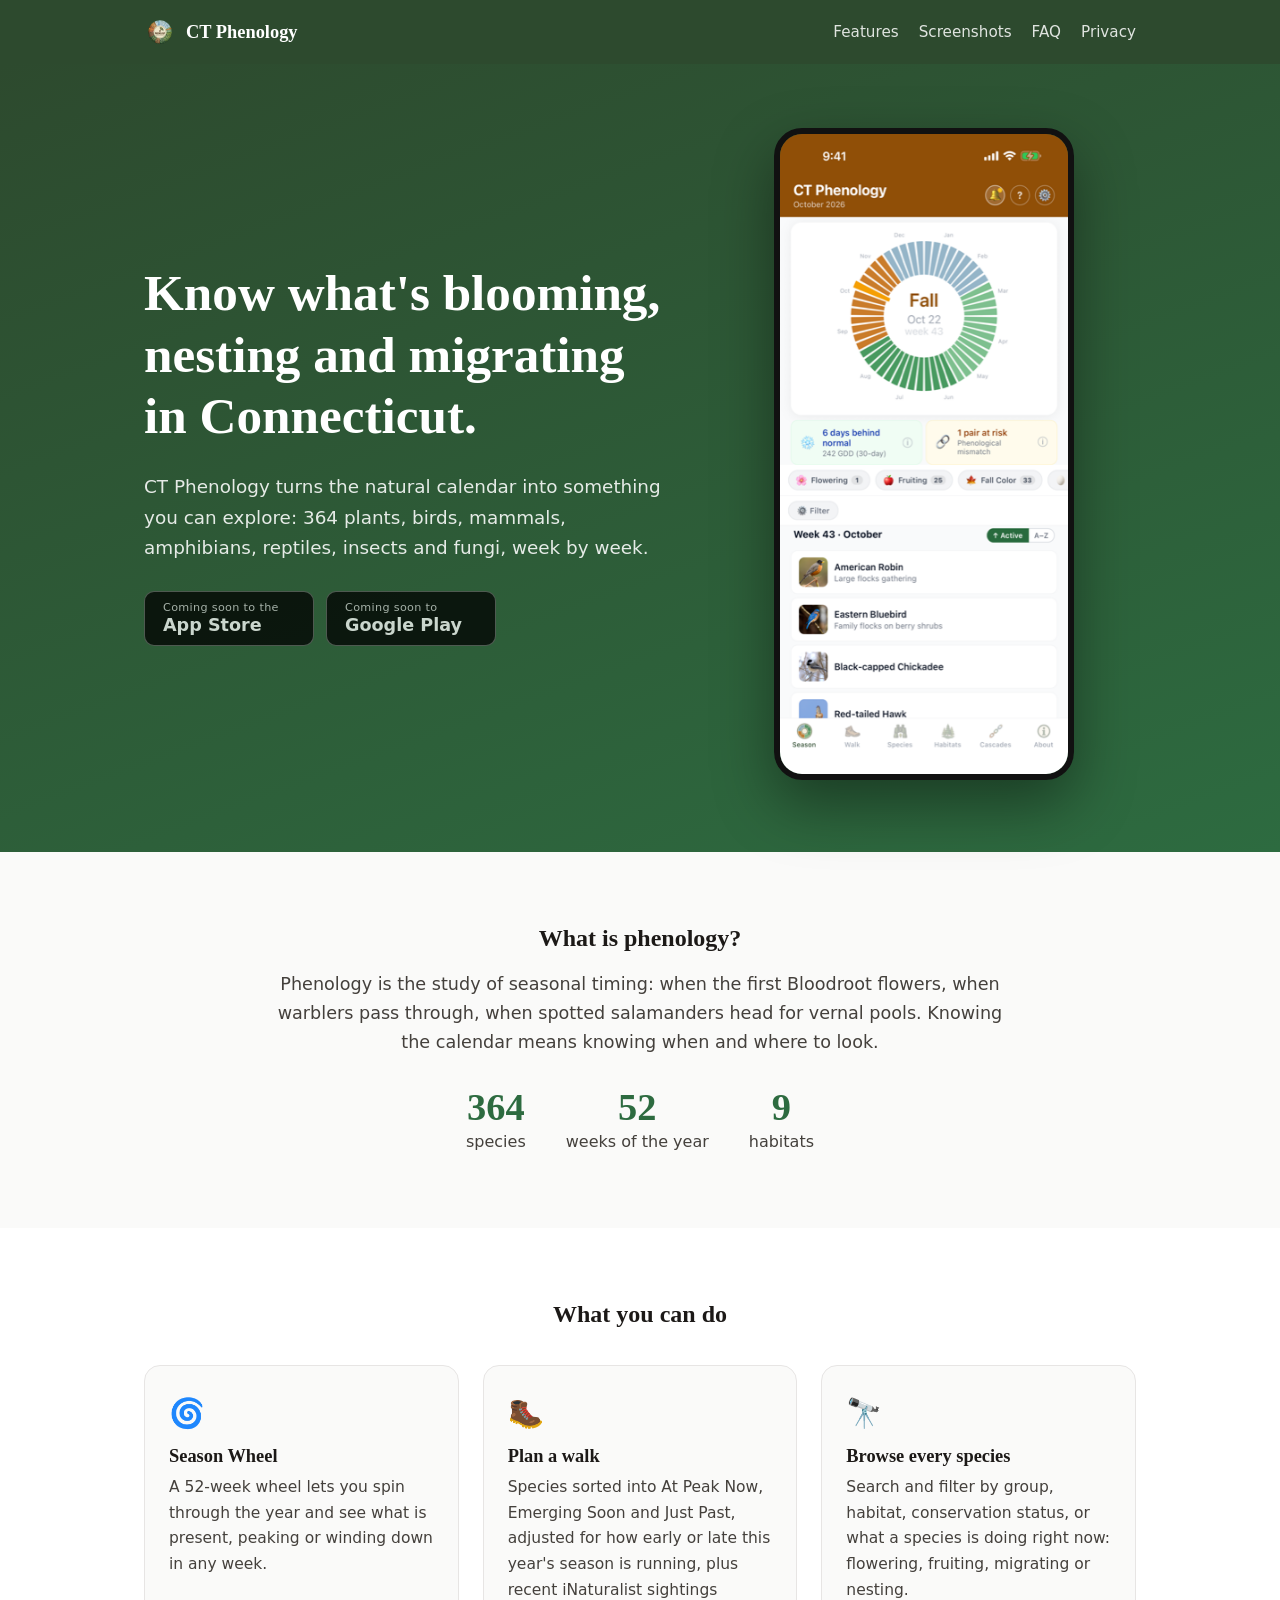
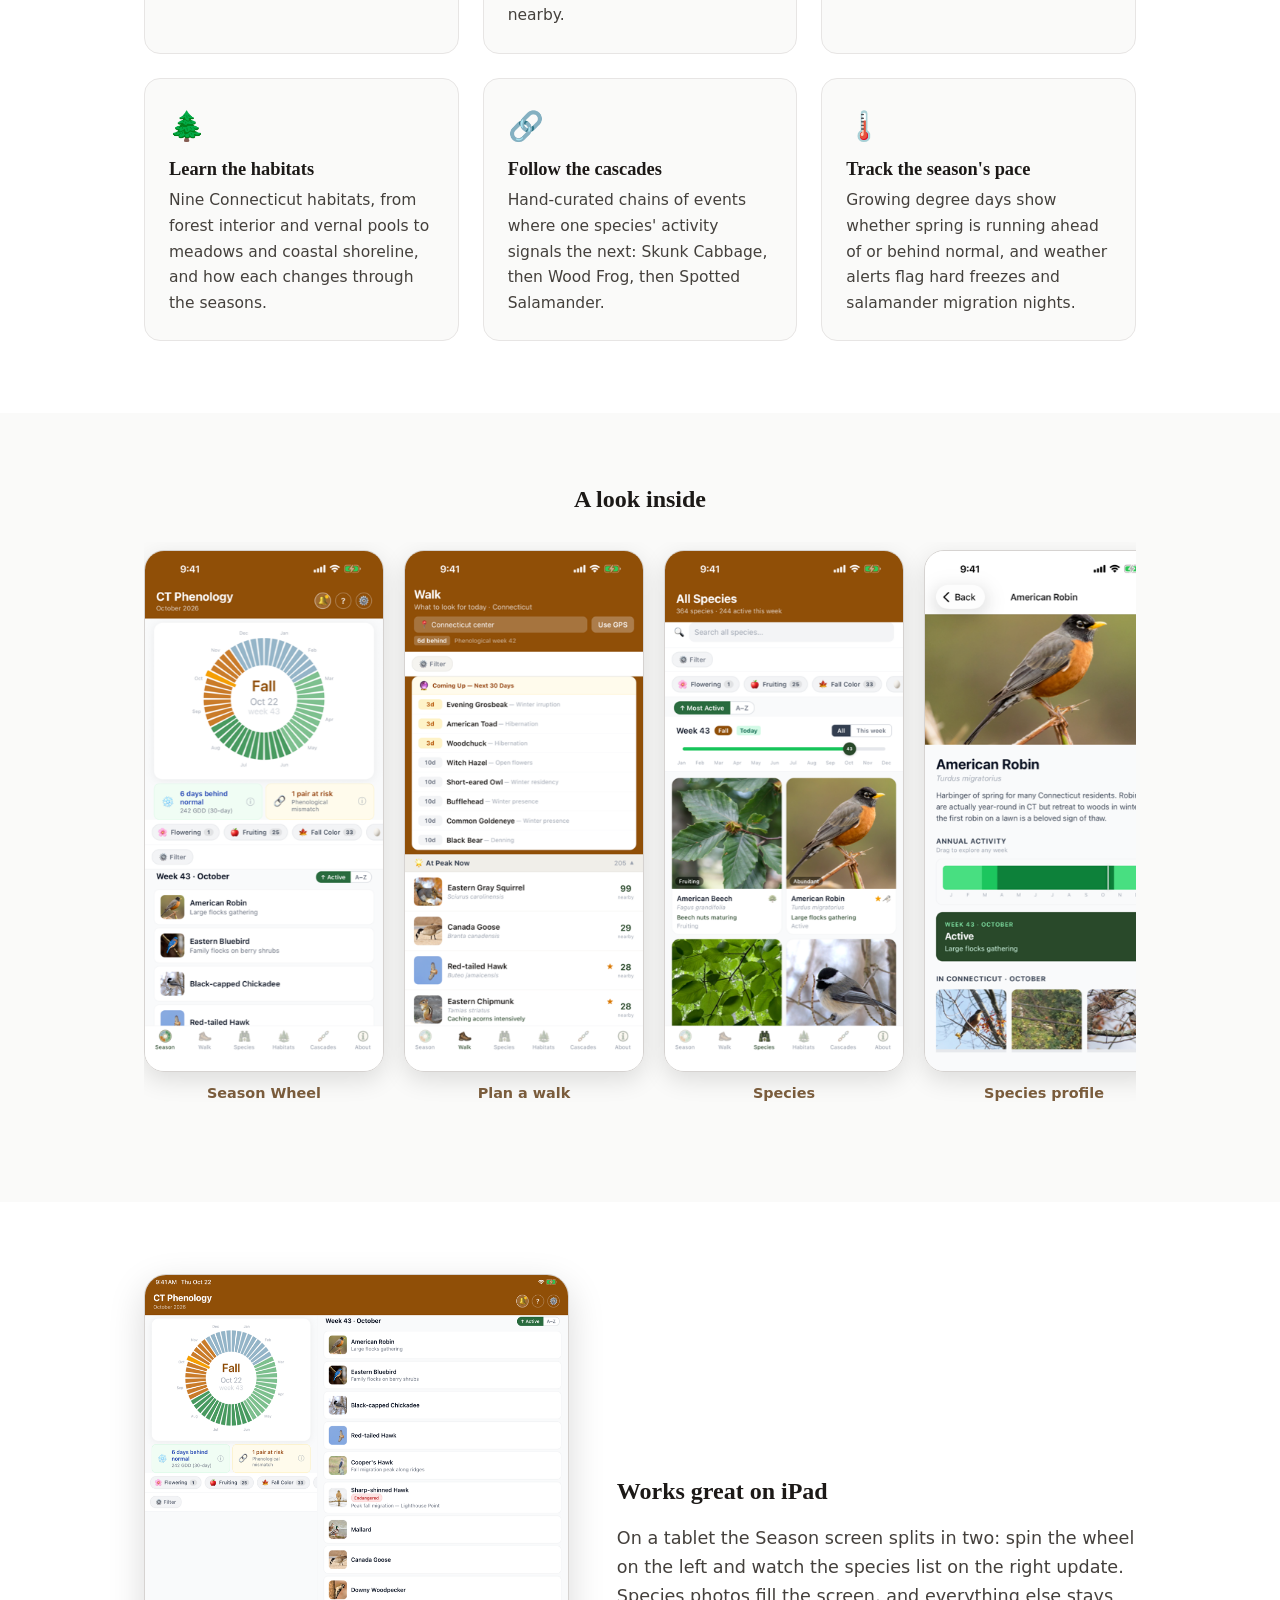
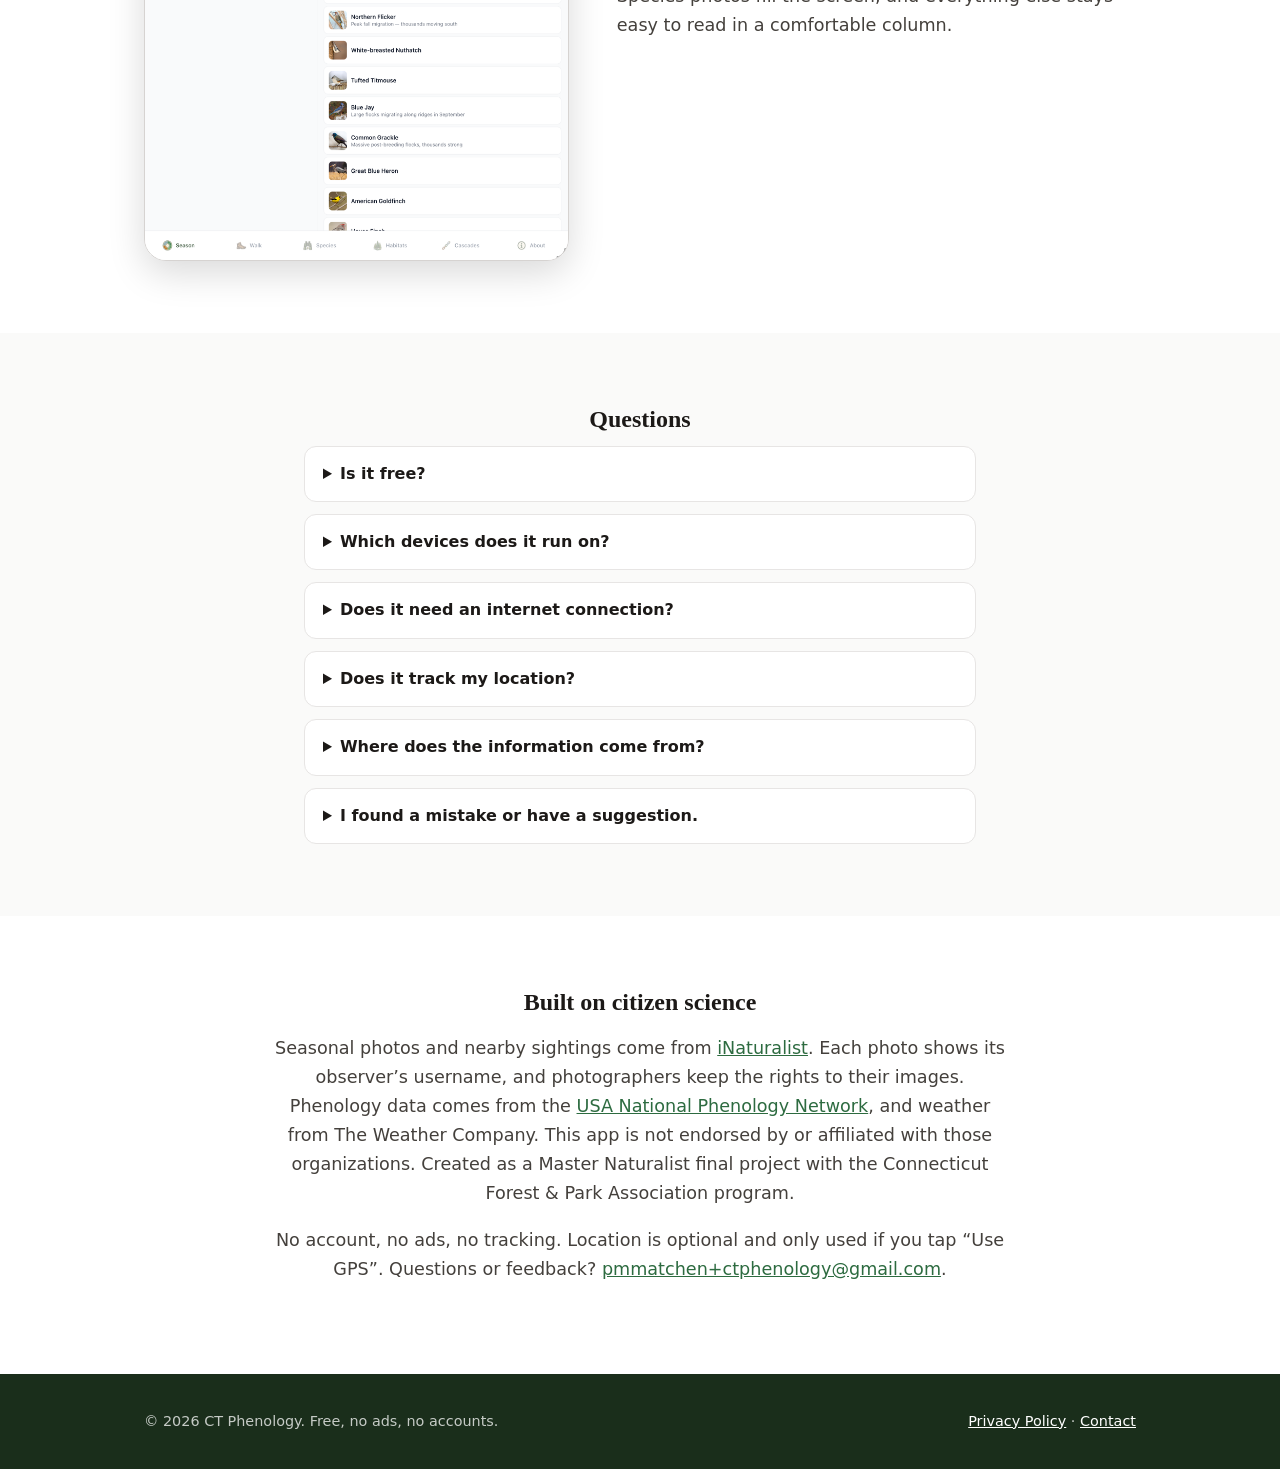
<file: index.html>
<!doctype html>
<html lang="en">
<head>
<meta charset="utf-8">
<meta name="viewport" content="width=device-width, initial-scale=1">
<title>CT Phenology: what's blooming, nesting and migrating in Connecticut</title>
<meta name="description" content="A free app for exploring the seasonal timing of Connecticut's plants and animals, week by week. 364 species, live sightings, no ads.">
<meta name="theme-color" content="#2d4a2e">
<link rel="icon" href="img/favicon.png">
<link rel="stylesheet" href="style.css">
<meta property="og:title" content="CT Phenology: what's blooming, nesting and migrating in Connecticut">
<meta property="og:description" content="A free app for exploring the seasonal timing of Connecticut's plants and animals, week by week. 364 species, live sightings, no ads.">
<meta property="og:type" content="website">
<meta property="og:image" content="https://pmmatchen.github.io/ct-phenology-site/img/og.jpg">
</head>
<body>
<header class="site"><div class="wrap">
  <a class="brand" href=""><img src="img/icon.png" alt="">CT Phenology</a>
  <nav><a href="#features">Features</a><a href="#screens">Screenshots</a><a href="#faq">FAQ</a><a href="privacy/">Privacy</a></nav>
</div></header>

<section class="hero"><div class="wrap">
  <div>
    <h1>Know what's blooming, nesting and migrating in Connecticut.</h1>
    <p>CT Phenology turns the natural calendar into something you can explore: 364 plants, birds, mammals, amphibians, reptiles, insects and fungi, week by week.</p>
    <div class="badges">
      <!-- Replace href and remove "soon" once the listings are live -->
      <a class="badge soon" aria-disabled="true"><small>Coming soon to the</small><strong>App Store</strong></a>
      <a class="badge soon" aria-disabled="true"><small>Coming soon to</small><strong>Google Play</strong></a>
    </div>
  </div>
  <img class="shot" src="img/season.png" alt="CT Phenology Season Wheel screen" width="300" height="652">
</div></section>

<section class="block" id="about"><div class="wrap center">
  <h2>What is phenology?</h2>
  <p class="lead">Phenology is the study of seasonal timing: when the first Bloodroot flowers, when warblers pass through, when spotted salamanders head for vernal pools. Knowing the calendar means knowing when and where to look.</p>
  <div class="stats" style="justify-content:center;margin-top:28px">
    <div><strong>364</strong>species</div><div><strong>52</strong>weeks of the year</div><div><strong>9</strong>habitats</div>
  </div>
</div></section>

<section class="block alt" id="features"><div class="wrap">
  <h2 class="center">What you can do</h2>
  <div class="features">
<div class="card"><div class="ico">🌀</div><h3>Season Wheel</h3><p>A 52-week wheel lets you spin through the year and see what is present, peaking or winding down in any week.</p></div>
<div class="card"><div class="ico">🥾</div><h3>Plan a walk</h3><p>Species sorted into At Peak Now, Emerging Soon and Just Past, adjusted for how early or late this year's season is running, plus recent iNaturalist sightings nearby.</p></div>
<div class="card"><div class="ico">🔭</div><h3>Browse every species</h3><p>Search and filter by group, habitat, conservation status, or what a species is doing right now: flowering, fruiting, migrating or nesting.</p></div>
<div class="card"><div class="ico">🌲</div><h3>Learn the habitats</h3><p>Nine Connecticut habitats, from forest interior and vernal pools to meadows and coastal shoreline, and how each changes through the seasons.</p></div>
<div class="card"><div class="ico">🔗</div><h3>Follow the cascades</h3><p>Hand-curated chains of events where one species' activity signals the next: Skunk Cabbage, then Wood Frog, then Spotted Salamander.</p></div>
<div class="card"><div class="ico">🌡️</div><h3>Track the season's pace</h3><p>Growing degree days show whether spring is running ahead of or behind normal, and weather alerts flag hard freezes and salamander migration nights.</p></div>
  </div>
</div></section>

<section class="block" id="screens"><div class="wrap">
  <h2 class="center">A look inside</h2>
  <div class="shots">
<figure><img src="img/season.png" alt="CT Phenology Season Wheel screen" loading="lazy" width="240" height="522"><figcaption>Season Wheel</figcaption></figure>
<figure><img src="img/walk.png" alt="CT Phenology Plan a walk screen" loading="lazy" width="240" height="522"><figcaption>Plan a walk</figcaption></figure>
<figure><img src="img/species.png" alt="CT Phenology Species screen" loading="lazy" width="240" height="522"><figcaption>Species</figcaption></figure>
<figure><img src="img/detail.png" alt="CT Phenology species detail screen for American Robin" loading="lazy" width="240" height="522"><figcaption>Species profile</figcaption></figure>
<figure><img src="img/habitats.png" alt="CT Phenology Habitats screen" loading="lazy" width="240" height="522"><figcaption>Habitats</figcaption></figure>
<figure><img src="img/cascades.png" alt="CT Phenology Cascades screen" loading="lazy" width="240" height="522"><figcaption>Cascades</figcaption></figure>
<figure><img src="img/about.png" alt="CT Phenology About screen" loading="lazy" width="240" height="522"><figcaption>About</figcaption></figure>
  </div>
</div></section>

<section class="block alt" id="ipad"><div class="wrap ipad">
  <img src="img/ipad-season.png" alt="CT Phenology on iPad: season wheel on the left, species list on the right" loading="lazy" width="440" height="587">
  <div>
    <h2>Works great on iPad</h2>
    <p class="lead">On a tablet the Season screen splits in two: spin the wheel on the left and watch the species list on the right update. Species photos fill the screen, and everything else stays easy to read in a comfortable column.</p>
  </div>
</div></section>

<section class="block" id="faq"><div class="wrap faq">
  <h2 class="center">Questions</h2>
  <details><summary>Is it free?</summary><p>Yes. CT Phenology is free, with no ads, no in-app purchases and no account to create.</p></details>
  <details><summary>Which devices does it run on?</summary><p>iPhone, iPad and Android phones and tablets. It is coming soon to the App Store and Google Play.</p></details>
  <details><summary>Does it need an internet connection?</summary><p>The species guide, season wheel, habitats and cascades are built into the app and open without a connection. Seasonal photos, nearby sightings and weather need a connection.</p></details>
  <details><summary>Does it track my location?</summary><p>Only if you tap &ldquo;Use GPS&rdquo; on the Walk screen, and only while the app is open. Your coordinates go straight to the weather and iNaturalist services to find nearby data. We never receive or store them. You can also use the app without sharing your location. See the <a href="privacy/">privacy policy</a>.</p></details>
  <details><summary>Where does the information come from?</summary><p>Species timing is based on research and citizen-science data, including the USA National Phenology Network and iNaturalist, plus Connecticut field-guide sources. Weather and growing degree days come from The Weather Company.</p></details>
  <details><summary>I found a mistake or have a suggestion.</summary><p>Please tell us. Include the species name and what looks wrong. Email <a class="mail" data-show="1" href="#">us</a> and we will take a look.</p></details>
</div></section>

<section class="block alt"><div class="wrap center">
  <h2>Built on citizen science</h2>
  <p class="lead">Seasonal photos and nearby sightings come from <a href="https://www.inaturalist.org">iNaturalist</a>. Each photo shows its observer&rsquo;s username, and photographers keep the rights to their images. Phenology data comes from the <a href="https://www.usanpn.org">USA National Phenology Network</a>, and weather from The Weather Company. This app is not endorsed by or affiliated with those organizations. Created as a Master Naturalist final project with the Connecticut Forest &amp; Park Association program.</p>
  <p class="lead">No account, no ads, no tracking. Location is optional and only used if you tap &ldquo;Use GPS&rdquo;. Questions or feedback? <a class="mail" data-show="1" href="#">email us</a>.</p>
</div></section>
<footer><div class="wrap">
  <div>&copy; 2026 CT Phenology. Free, no ads, no accounts.</div>
  <div><a href="privacy/">Privacy Policy</a> &middot; <a class="mail" href="#">Contact</a></div>
</div></footer>
<script>
  // Assemble the contact address at load time so it isn't in the raw HTML.
  var a = ["pmmatchen+ctphenology", "gmail.com"].join("@");
  document.querySelectorAll("a.mail").forEach(function (el) {
    el.href = "mailto:" + a;
    if (el.dataset.show) el.textContent = a;
  });
</script>
</body></html>
</file>
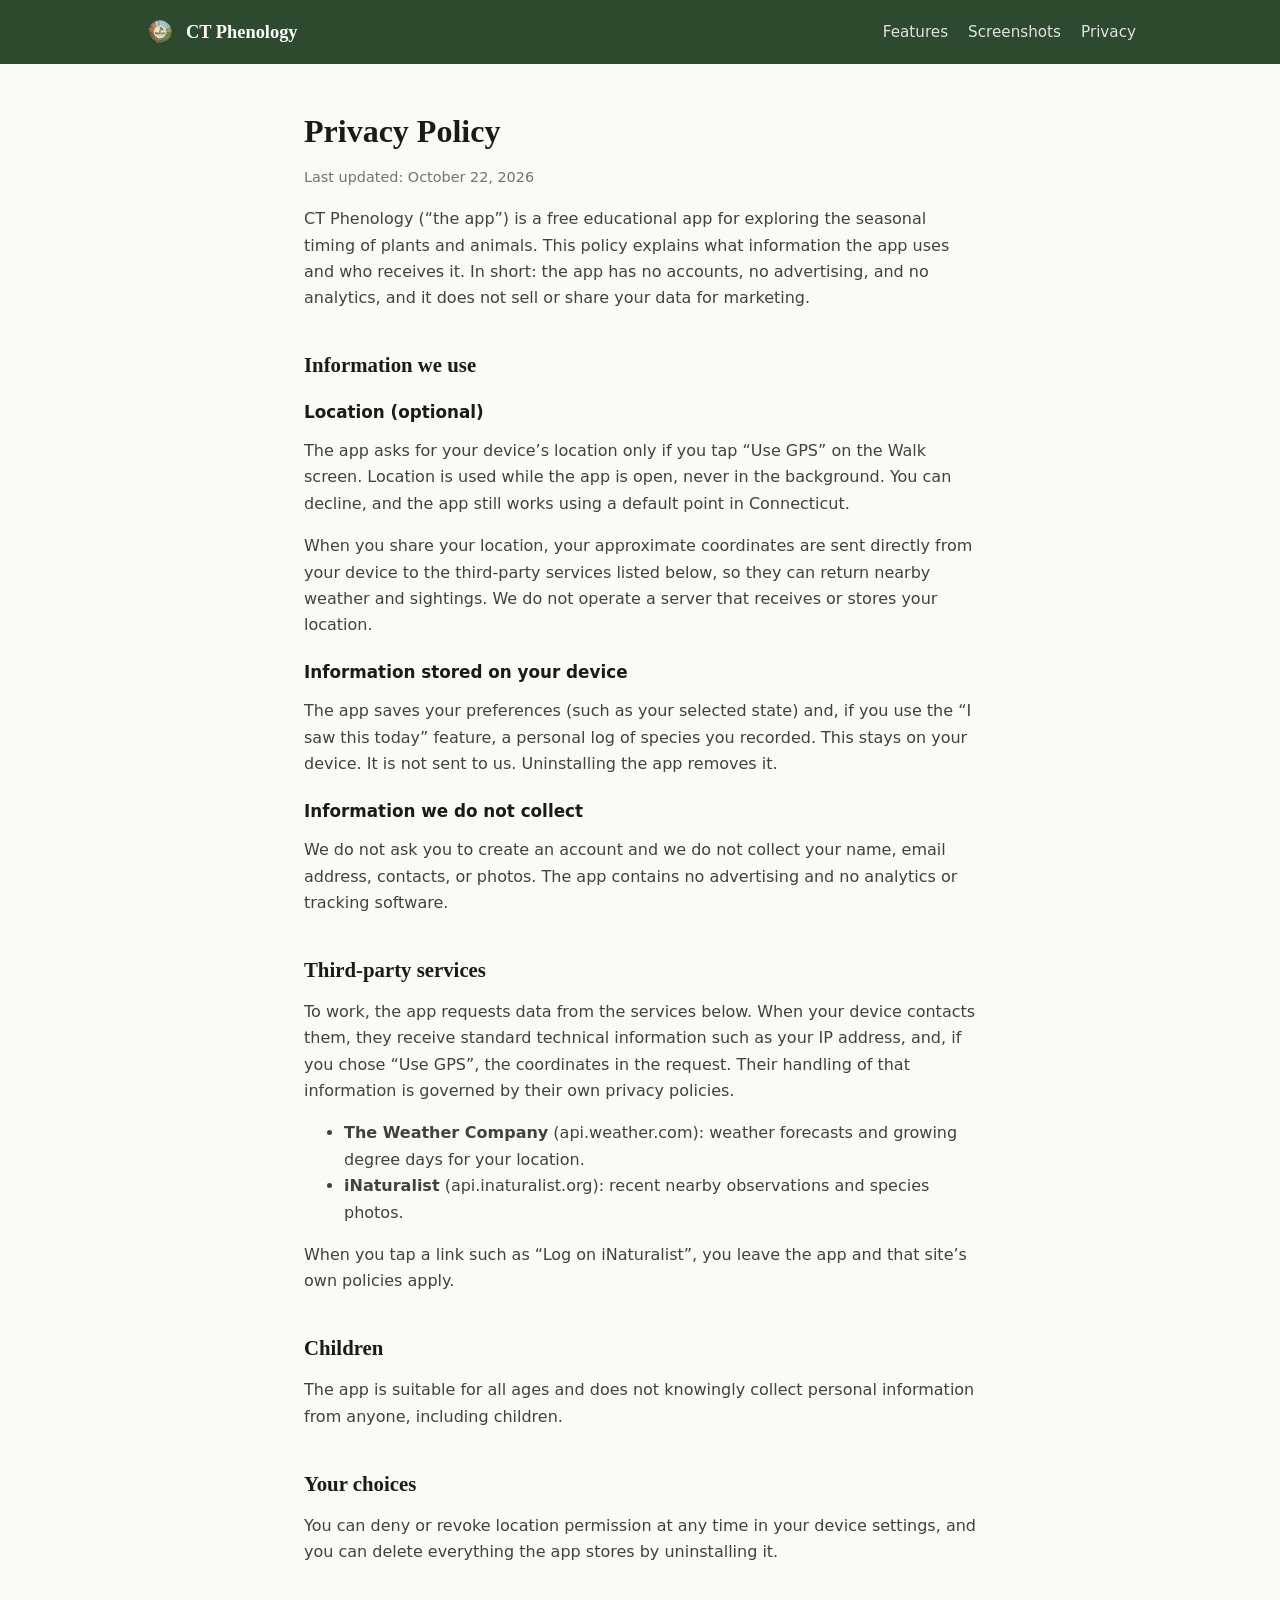
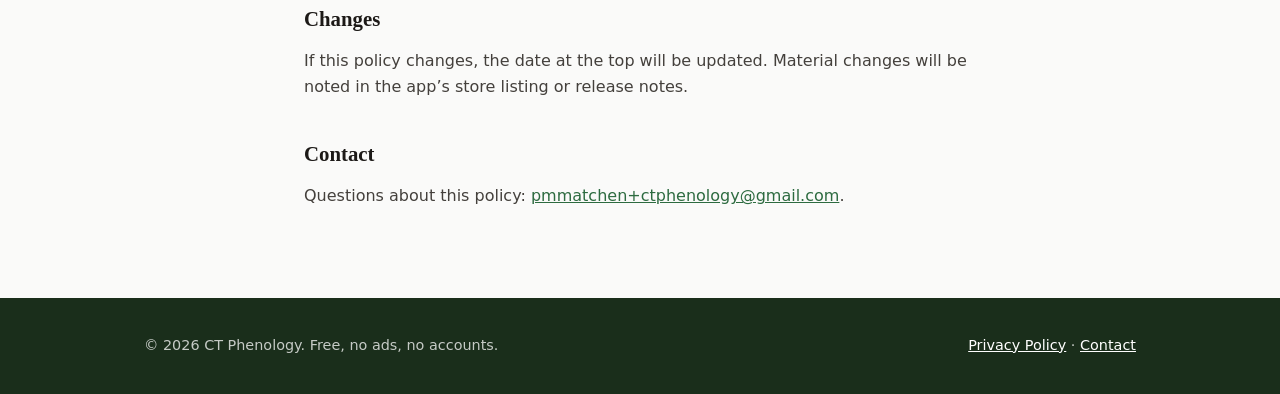
<file: privacy/index.html>
<!doctype html>
<html lang="en">
<head>
<meta charset="utf-8">
<meta name="viewport" content="width=device-width, initial-scale=1">
<title>Privacy Policy · CT Phenology</title>
<meta name="description" content="Privacy policy for the CT Phenology mobile app.">
<meta name="theme-color" content="#2d4a2e">
<link rel="icon" href="../img/favicon.png">
<link rel="stylesheet" href="../style.css">
<meta property="og:title" content="Privacy Policy · CT Phenology">
<meta property="og:description" content="Privacy policy for the CT Phenology mobile app.">
<meta property="og:type" content="website">
<meta property="og:image" content="https://pmmatchen.github.io/ct-phenology-site/img/og.jpg">
</head>
<body>
<header class="site"><div class="wrap">
  <a class="brand" href="../"><img src="../img/icon.png" alt="">CT Phenology</a>
  <nav><a href="../#features">Features</a><a href="../#screens">Screenshots</a><a href="../privacy/">Privacy</a></nav>
</div></header>

<main class="doc">
<h1>Privacy Policy</h1>
<p class="muted">Last updated: October 22, 2026</p>
<p>CT Phenology (&ldquo;the app&rdquo;) is a free educational app for exploring the seasonal timing of plants and animals. This policy explains what information the app uses and who receives it. In short: the app has no accounts, no advertising, and no analytics, and it does not sell or share your data for marketing.</p>

<h2>Information we use</h2>
<h3>Location (optional)</h3>
<p>The app asks for your device&rsquo;s location only if you tap &ldquo;Use GPS&rdquo; on the Walk screen. Location is used while the app is open, never in the background. You can decline, and the app still works using a default point in Connecticut.</p>
<p>When you share your location, your approximate coordinates are sent directly from your device to the third-party services listed below, so they can return nearby weather and sightings. We do not operate a server that receives or stores your location.</p>
<h3>Information stored on your device</h3>
<p>The app saves your preferences (such as your selected state) and, if you use the &ldquo;I saw this today&rdquo; feature, a personal log of species you recorded. This stays on your device. It is not sent to us. Uninstalling the app removes it.</p>
<h3>Information we do not collect</h3>
<p>We do not ask you to create an account and we do not collect your name, email address, contacts, or photos. The app contains no advertising and no analytics or tracking software.</p>

<h2>Third-party services</h2>
<p>To work, the app requests data from the services below. When your device contacts them, they receive standard technical information such as your IP address, and, if you chose &ldquo;Use GPS&rdquo;, the coordinates in the request. Their handling of that information is governed by their own privacy policies.</p>
<ul>
<li><strong>The Weather Company</strong> (api.weather.com): weather forecasts and growing degree days for your location.</li>
<li><strong>iNaturalist</strong> (api.inaturalist.org): recent nearby observations and species photos.</li>
</ul>
<p>When you tap a link such as &ldquo;Log on iNaturalist&rdquo;, you leave the app and that site&rsquo;s own policies apply.</p>

<h2>Children</h2>
<p>The app is suitable for all ages and does not knowingly collect personal information from anyone, including children.</p>
<h2>Your choices</h2>
<p>You can deny or revoke location permission at any time in your device settings, and you can delete everything the app stores by uninstalling it.</p>
<h2>Changes</h2>
<p>If this policy changes, the date at the top will be updated. Material changes will be noted in the app&rsquo;s store listing or release notes.</p>
<h2>Contact</h2>
<p>Questions about this policy: <a class="mail" data-show="1" href="#">email us</a>.</p>
</main>
<footer><div class="wrap">
  <div>&copy; 2026 CT Phenology. Free, no ads, no accounts.</div>
  <div><a href="../privacy/">Privacy Policy</a> &middot; <a class="mail" href="#">Contact</a></div>
</div></footer>
<script>
  // Assemble the contact address at load time so it isn't in the raw HTML.
  var a = ["pmmatchen+ctphenology", "gmail.com"].join("@");
  document.querySelectorAll("a.mail").forEach(function (el) {
    el.href = "mailto:" + a;
    if (el.dataset.show) el.textContent = a;
  });
</script>
</body></html>
</file>
<file: style.css>
:root {
  --forest: #2d4a2e; --forest-dark: #1a2e1b; --summer: #4a9960; --summer-dark: #2d6b40;
  --spring: #7dbf8e; --fall: #c97b2e; --fall-dark: #8f5010; --winter: #94b4c7; --bark: #7a5c3c;
  --bg: #fafaf9; --text: #44403c; --heading: #1c1917;
}
* { box-sizing: border-box; }
html { scroll-behavior: smooth; }
body { margin: 0; font: 16px/1.65 system-ui, -apple-system, "Segoe UI", Roboto, sans-serif; color: var(--text); background: var(--bg); }
h1, h2, h3 { font-family: Georgia, "Times New Roman", serif; color: var(--heading); line-height: 1.2; margin: 0 0 .5em; }
a { color: var(--summer-dark); }
.wrap { max-width: 1040px; margin: 0 auto; padding: 0 24px; }

header.site { background: var(--forest); color: #fff; }
header.site .wrap { display: flex; align-items: center; justify-content: space-between; height: 64px; }
header.site a { color: #fff; text-decoration: none; }
.brand { white-space: nowrap; display: flex; align-items: center; gap: 10px; font: 700 1.15rem Georgia, serif; }
.brand img { width: 32px; height: 32px; border-radius: 8px; }
nav a { margin-left: 20px; font-size: .95rem; opacity: .85; }
nav a:hover { opacity: 1; }

.hero { background: linear-gradient(160deg, var(--forest) 0%, var(--summer-dark) 100%); color: #fff; padding: 64px 0 72px; }
.hero .wrap { display: grid; grid-template-columns: 1.1fr .9fr; gap: 48px; align-items: center; }
.hero h1 { color: #fff; font-size: clamp(2rem, 5vw, 3.2rem); }
.hero p { font-size: 1.15rem; color: rgba(255,255,255,.88); max-width: 34em; }
.hero img.shot { width: 100%; max-width: 300px; justify-self: center; border-radius: 28px; box-shadow: 0 24px 60px rgba(0,0,0,.4); border: 6px solid #111; }

.badges { display: flex; flex-wrap: wrap; gap: 12px; margin-top: 28px; }
.badge { display: inline-flex; flex-direction: column; justify-content: center; min-width: 170px; padding: 9px 18px; border-radius: 10px; background: #000; color: #fff !important; text-decoration: none; border: 1px solid rgba(255,255,255,.35); line-height: 1.2; }
.badge small { font-size: .7rem; opacity: .8; letter-spacing: .03em; }
.badge strong { font-size: 1.1rem; }
.badge.soon { opacity: .75; cursor: default; }

section.block { padding: 72px 0; }
section.block.alt { background: #fff; }
.lead { font-size: 1.1rem; max-width: 42em; }
.center { text-align: center; } .center .lead { margin-left: auto; margin-right: auto; }

.features { display: grid; grid-template-columns: repeat(auto-fit, minmax(280px, 1fr)); gap: 24px; margin-top: 36px; }
.card { background: #fff; border: 1px solid #e7e5e4; border-radius: 16px; padding: 24px; }
.alt .card { background: var(--bg); }
.card .ico { font-size: 1.8rem; }
.card h3 { font-size: 1.15rem; margin: 8px 0; }
.card p { margin: 0; font-size: .97rem; }

.shots { display: flex; gap: 20px; overflow-x: auto; padding: 8px 4px 24px; margin-top: 28px; scroll-snap-type: x mandatory; }
.shots figure { margin: 0; flex: 0 0 240px; scroll-snap-align: start; }
.shots img { width: 100%; border-radius: 20px; border: 1px solid #d6d3d1; box-shadow: 0 8px 24px rgba(0,0,0,.12); display: block; }
.shots figcaption { text-align: center; font-size: .9rem; margin-top: 10px; color: var(--bark); font-weight: 600; }

.stats { display: flex; flex-wrap: wrap; gap: 40px; margin-top: 12px; }
.stats div strong { display: block; font: 700 2.4rem Georgia, serif; color: var(--summer-dark); }

.ipad { display: grid; grid-template-columns: .9fr 1.1fr; gap: 48px; align-items: center; }
.ipad img { width: 100%; max-width: 440px; border-radius: 22px; border: 1px solid #d6d3d1; box-shadow: 0 12px 36px rgba(0,0,0,.15); justify-self: center; }
.faq { max-width: 720px; }
.faq details { background: #fff; border: 1px solid #e7e5e4; border-radius: 12px; padding: 14px 18px; margin-top: 12px; }
.faq summary { cursor: pointer; font-weight: 600; color: var(--heading); }
.faq details[open] summary { margin-bottom: 8px; }
.faq p { margin: 0; }

footer { background: var(--forest-dark); color: rgba(255,255,255,.75); padding: 36px 0; font-size: .9rem; }
footer a { color: #fff; }
footer .wrap { display: flex; flex-wrap: wrap; gap: 12px 32px; justify-content: space-between; }

.doc { max-width: 720px; margin: 0 auto; padding: 48px 24px 72px; }
.doc h2 { font-size: 1.3rem; margin-top: 2em; }
.doc h3 { font-size: 1.05rem; font-family: system-ui, sans-serif; margin-top: 1.4em; }
.muted { color: #78716c; font-size: .9rem; }

@media (max-width: 760px) {
  .hero .wrap { grid-template-columns: 1fr; text-align: center; }
  .hero p { margin-left: auto; margin-right: auto; }
  .badges { justify-content: center; }
  .ipad { grid-template-columns: 1fr; text-align: center; }
  nav a { margin-left: 12px; }
  nav a:not(:last-child) { display: none; }
}
</file>
